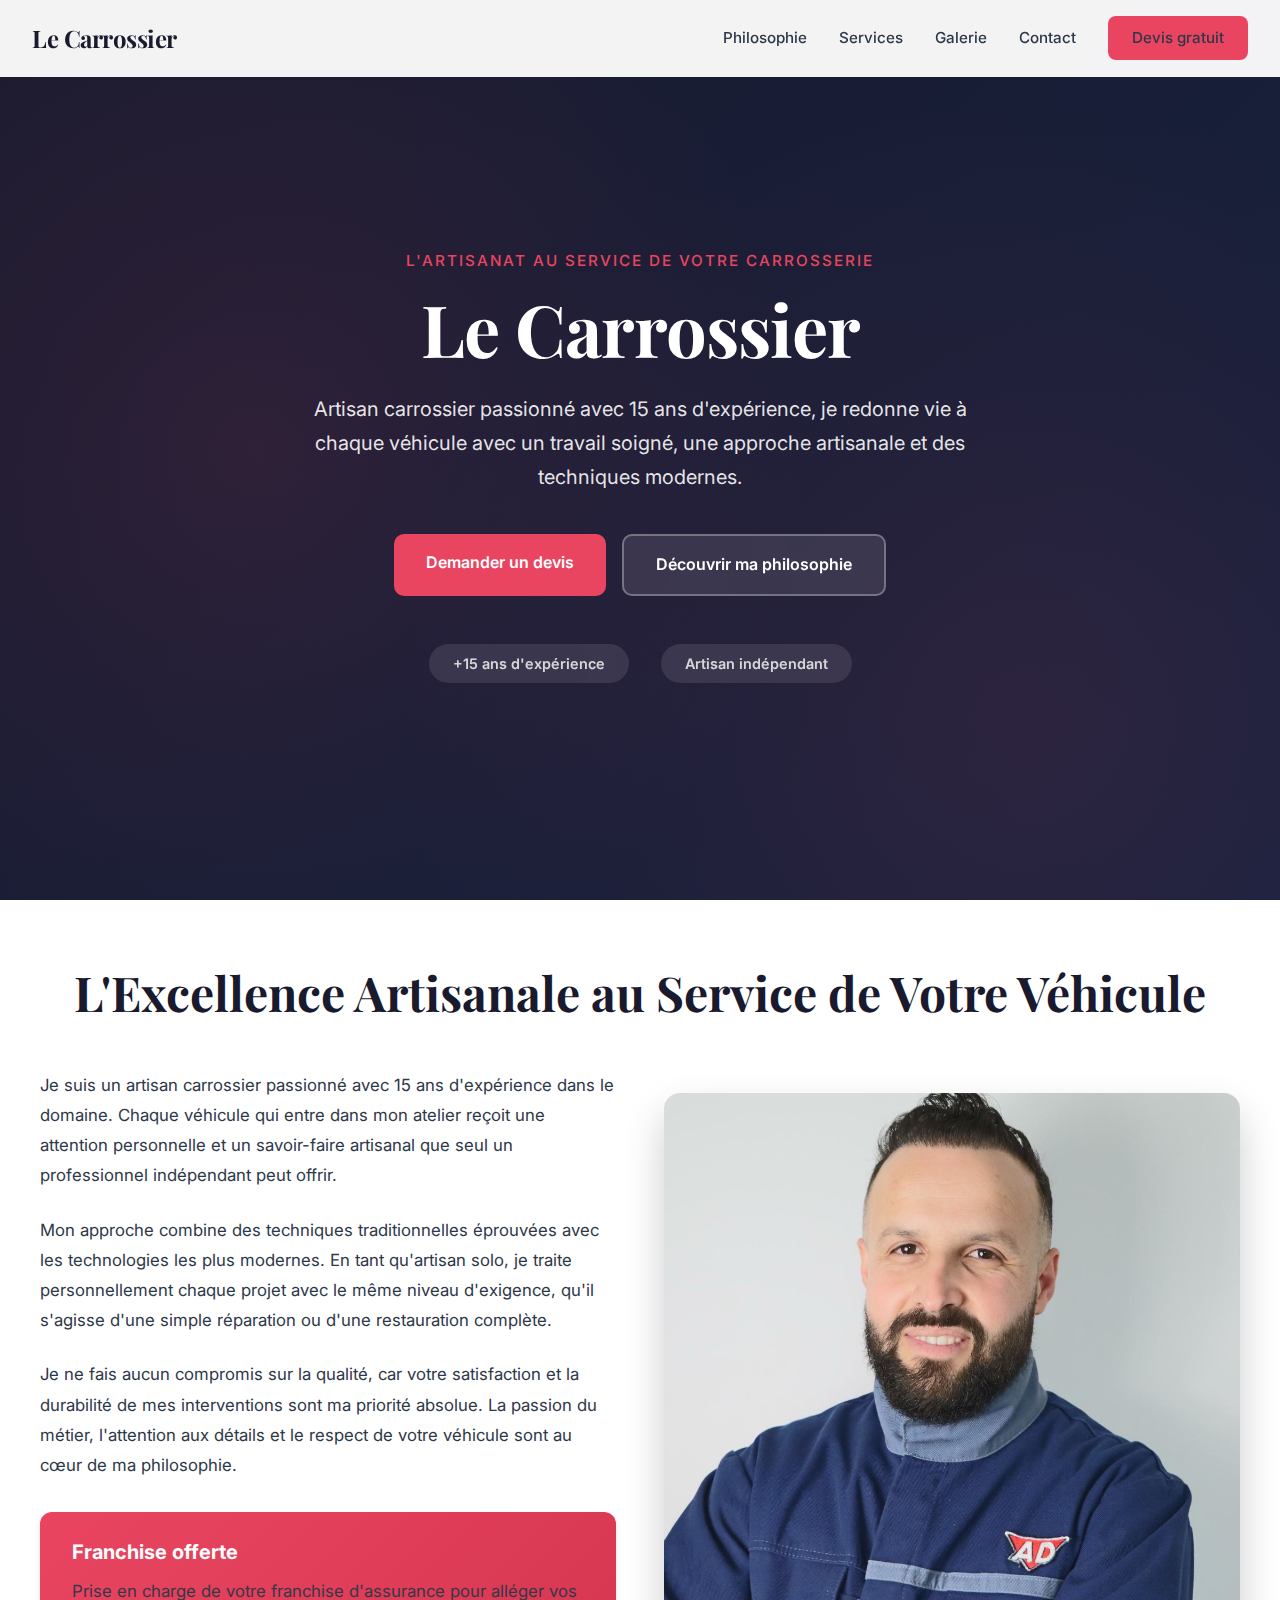
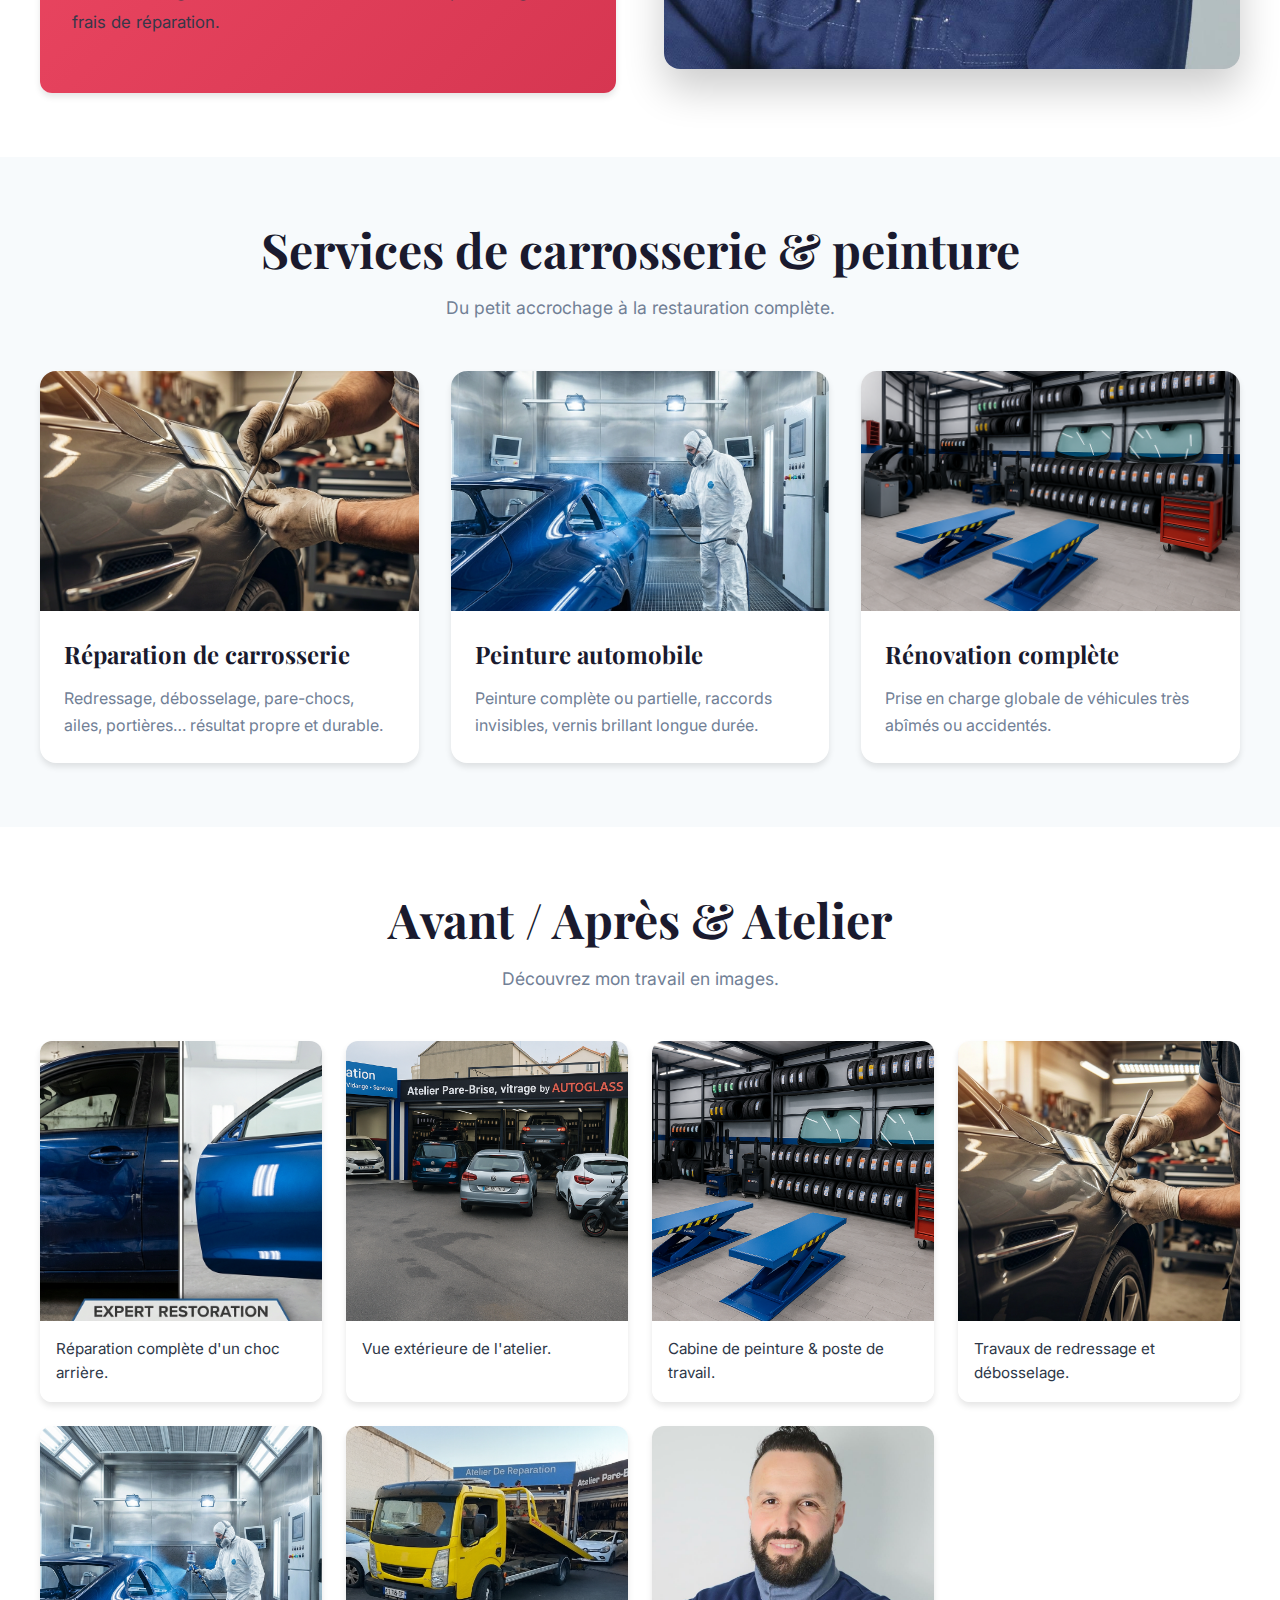
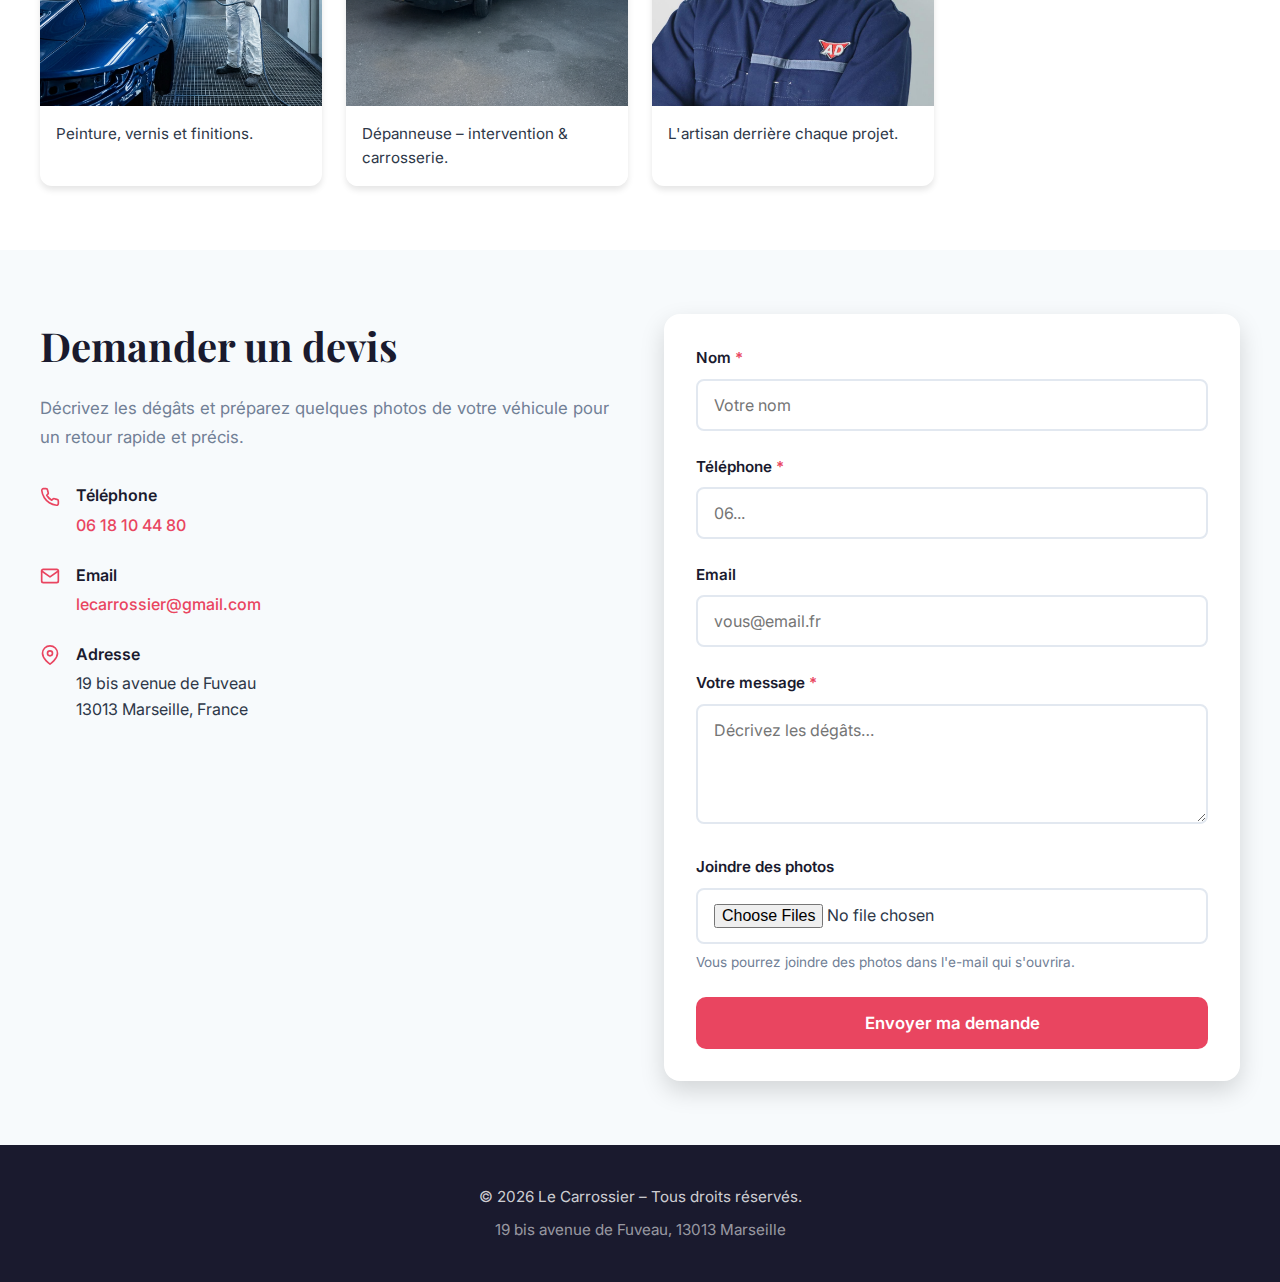
<file: index.html>
<!DOCTYPE html>
<html lang="fr">
<head>
  <meta charset="UTF-8" />
  <meta name="viewport" content="width=device-width, initial-scale=1.0" />
  <meta name="description" content="Artisan carrossier avec 15 ans d'expérience à Marseille. Réparation, peinture et rénovation de carrosserie. Devis gratuit." />
  <title>Le Carrossier – L'Artisanat au Service de Votre Carrosserie</title>
  <link rel="stylesheet" href="style.css" />
  <link rel="preconnect" href="https://fonts.googleapis.com">
  <link rel="preconnect" href="https://fonts.gstatic.com" crossorigin>
  <link href="https://fonts.googleapis.com/css2?family=Inter:wght@300;400;500;600;700&family=Playfair+Display:wght@600;700&display=swap" rel="stylesheet">
</head>

<body>

  <!-- TOPBAR -->
  <header class="topbar" id="topbar">
    <div class="topbar-inner">
      <div class="logo">Le Carrossier</div>

      <button class="mobile-menu-toggle" id="mobile-menu-toggle" aria-label="Menu">
        <span></span>
        <span></span>
        <span></span>
      </button>

      <nav class="nav" id="nav">
        <a href="#about">Philosophie</a>
        <a href="#services">Services</a>
        <a href="#gallery">Galerie</a>
        <a href="#contact">Contact</a>
        <a href="#contact" class="nav-btn">Devis gratuit</a>
      </nav>
    </div>
  </header>

  <!-- HERO -->
  <section class="hero">
    <div class="hero-bg"></div>
    <div class="hero-overlay"></div>

    <div class="hero-content">
      <p class="hero-kicker">L'Artisanat au Service de Votre Carrosserie</p>
      <h1>Le Carrossier</h1>

      <p class="hero-text">
        Artisan carrossier passionné avec 15 ans d'expérience, je redonne vie à chaque véhicule
        avec un travail soigné, une approche artisanale et des techniques modernes.
      </p>

      <div class="hero-actions">
        <a href="#contact" class="btn-primary">Demander un devis</a>
        <a href="#about" class="btn-ghost">Découvrir ma philosophie</a>
      </div>

      <div class="hero-badge">
        <span>+15 ans d'expérience</span>
        <span>Artisan indépendant</span>
      </div>
    </div>
  </section>

  <main>

    <!-- PHILOSOPHIE + PORTRAIT -->
    <section class="section" id="about">
      <div class="container">
        <div class="section-header">
          <h2>L'Excellence Artisanale au Service de Votre Véhicule</h2>
        </div>

        <div class="about-grid">
          <div class="about-text">
            <p>
              Je suis un artisan carrossier passionné avec 15 ans d'expérience dans le domaine.
              Chaque véhicule qui entre dans mon atelier reçoit une attention personnelle et un
              savoir-faire artisanal que seul un professionnel indépendant peut offrir.
            </p>

            <p>
              Mon approche combine des techniques traditionnelles éprouvées avec les technologies
              les plus modernes. En tant qu'artisan solo, je traite personnellement chaque projet
              avec le même niveau d'exigence, qu'il s'agisse d'une simple réparation ou d'une
              restauration complète.
            </p>

            <p>
              Je ne fais aucun compromis sur la qualité, car votre satisfaction et la durabilité
              de mes interventions sont ma priorité absolue. La passion du métier, l'attention aux
              détails et le respect de votre véhicule sont au cœur de ma philosophie.
            </p>

            <div class="highlight-banner">
              <div>
                <span class="highlight-title">Franchise offerte</span>
                <p class="highlight-text">
                  Prise en charge de votre franchise d'assurance pour alléger vos frais de réparation.
                </p>
              </div>
            </div>
          </div>

          <!-- PHOTO PORTRAIT -->
          <div class="about-photo">
            <img src="photo-portrait.jpg" alt="Artisan carrossier au travail" loading="lazy" />
          </div>
        </div>
      </div>
    </section>

    <!-- SERVICES AVEC IMAGES -->
    <section class="section section-grey" id="services">
      <div class="container">
        <div class="section-header">
          <h2>Services de carrosserie & peinture</h2>
          <p>Du petit accrochage à la restauration complète.</p>
        </div>

        <div class="grid-3">
          <div class="card service-card">
            <div class="service-img-wrapper">
              <img src="services-repair.jpg" class="service-img" alt="Réparation carrosserie" loading="lazy" />
            </div>
            <div class="service-content">
              <h3>Réparation de carrosserie</h3>
              <p>
                Redressage, débosselage, pare-chocs, ailes, portières… résultat propre et durable.
              </p>
            </div>
          </div>

          <div class="card service-card">
            <div class="service-img-wrapper">
              <img src="services-painting.jpg" class="service-img" alt="Peinture automobile" loading="lazy" />
            </div>
            <div class="service-content">
              <h3>Peinture automobile</h3>
              <p>
                Peinture complète ou partielle, raccords invisibles, vernis brillant longue durée.
              </p>
            </div>
          </div>

          <div class="card service-card">
            <div class="service-img-wrapper">
              <img src="photo-atelier-interieur.jpg" class="service-img" alt="Atelier carrosserie" loading="lazy" />
            </div>
            <div class="service-content">
              <h3>Rénovation complète</h3>
              <p>
                Prise en charge globale de véhicules très abîmés ou accidentés.
              </p>
            </div>
          </div>
        </div>
      </div>
    </section>

    <!-- GALERIE -->
    <section class="section" id="gallery">
      <div class="container">
        <div class="section-header">
          <h2>Avant / Après & Atelier</h2>
          <p>Découvrez mon travail en images.</p>
        </div>

        <div class="gallery-grid">

          <figure class="gallery-card">
            <img src="gallery-before-after.jpg" alt="Avant / après réparation carrosserie" loading="lazy" />
            <figcaption>Réparation complète d'un choc arrière.</figcaption>
          </figure>

          <figure class="gallery-card">
            <img src="photo-atelier-exterieur.jpg" alt="Atelier carrosserie extérieur" loading="lazy" />
            <figcaption>Vue extérieure de l'atelier.</figcaption>
          </figure>

          <figure class="gallery-card">
            <img src="photo-atelier-interieur.jpg" alt="Atelier carrosserie intérieur" loading="lazy" />
            <figcaption>Cabine de peinture & poste de travail.</figcaption>
          </figure>

          <figure class="gallery-card">
            <img src="services-repair.jpg" alt="Travaux de carrosserie" loading="lazy" />
            <figcaption>Travaux de redressage et débosselage.</figcaption>
          </figure>

          <figure class="gallery-card">
            <img src="services-painting.jpg" alt="Travaux de peinture automobile" loading="lazy" />
            <figcaption>Peinture, vernis et finitions.</figcaption>
          </figure>

          <figure class="gallery-card">
            <img src="photo-depanneuse.jpg" alt="Dépanneuse carrosserie" loading="lazy" />
            <figcaption>Dépanneuse – intervention & carrosserie.</figcaption>
          </figure>

          <figure class="gallery-card">
            <img src="photo-portrait.jpg" alt="Portrait artisan carrossier" loading="lazy" />
            <figcaption>L'artisan derrière chaque projet.</figcaption>
          </figure>

        </div>
      </div>
    </section>

    <!-- CONTACT -->
    <section class="section section-grey" id="contact">
      <div class="container">
        <div class="contact-grid">

          <div class="contact-info">
            <h2>Demander un devis</h2>
            <p>
              Décrivez les dégâts et préparez quelques photos de votre véhicule pour un retour rapide et précis.
            </p>

            <ul class="contact-list">
              <li>
                <svg class="icon" xmlns="http://www.w3.org/2000/svg" width="20" height="20" viewBox="0 0 24 24" fill="none" stroke="currentColor" stroke-width="2" stroke-linecap="round" stroke-linejoin="round"><path d="M22 16.92v3a2 2 0 0 1-2.18 2 19.79 19.79 0 0 1-8.63-3.07 19.5 19.5 0 0 1-6-6 19.79 19.79 0 0 1-3.07-8.67A2 2 0 0 1 4.11 2h3a2 2 0 0 1 2 1.72 12.84 12.84 0 0 0 .7 2.81 2 2 0 0 1-.45 2.11L8.09 9.91a16 16 0 0 0 6 6l1.27-1.27a2 2 0 0 1 2.11-.45 12.84 12.84 0 0 0 2.81.7A2 2 0 0 1 22 16.92z"></path></svg>
                <div>
                  <strong>Téléphone</strong>
                  <a href="tel:0618104480">06 18 10 44 80</a>
                </div>
              </li>
              <li>
                <svg class="icon" xmlns="http://www.w3.org/2000/svg" width="20" height="20" viewBox="0 0 24 24" fill="none" stroke="currentColor" stroke-width="2" stroke-linecap="round" stroke-linejoin="round"><path d="M4 4h16c1.1 0 2 .9 2 2v12c0 1.1-.9 2-2 2H4c-1.1 0-2-.9-2-2V6c0-1.1.9-2 2-2z"></path><polyline points="22,6 12,13 2,6"></polyline></svg>
                <div>
                  <strong>Email</strong>
                  <a href="mailto:lecarrossier@gmail.com">lecarrossier@gmail.com</a>
                </div>
              </li>
              <li>
                <svg class="icon" xmlns="http://www.w3.org/2000/svg" width="20" height="20" viewBox="0 0 24 24" fill="none" stroke="currentColor" stroke-width="2" stroke-linecap="round" stroke-linejoin="round"><path d="M21 10c0 7-9 13-9 13s-9-6-9-13a9 9 0 0 1 18 0z"></path><circle cx="12" cy="10" r="3"></circle></svg>
                <div>
                  <strong>Adresse</strong>
                  <span>19 bis avenue de Fuveau<br>13013 Marseille, France</span>
                </div>
              </li>
            </ul>
          </div>

          <form class="contact-form" id="contact-form">
            <div class="form-group">
              <label for="name">Nom <span class="required">*</span></label>
              <input type="text" id="name" name="name" placeholder="Votre nom" required />
            </div>

            <div class="form-group">
              <label for="phone">Téléphone <span class="required">*</span></label>
              <input type="tel" id="phone" name="phone" placeholder="06..." required />
            </div>

            <div class="form-group">
              <label for="email">Email</label>
              <input type="email" id="email" name="email" placeholder="vous@email.fr" />
            </div>

            <div class="form-group">
              <label for="message">Votre message <span class="required">*</span></label>
              <textarea id="message" name="message" rows="4" placeholder="Décrivez les dégâts…" required></textarea>
            </div>

            <div class="form-group">
              <label for="photos">Joindre des photos</label>
              <input type="file" id="photos" name="photos" accept="image/*" multiple />
              <p class="form-help">Vous pourrez joindre des photos dans l'e-mail qui s'ouvrira.</p>
            </div>

            <button type="submit" class="btn-primary btn-full">Envoyer ma demande</button>
          </form>

        </div>
      </div>
    </section>

  </main>

  <footer class="footer">
    <div class="container">
      <p>&copy; <span id="year"></span> Le Carrossier – Tous droits réservés.</p>
      <p class="footer-address">19 bis avenue de Fuveau, 13013 Marseille</p>
    </div>
  </footer>

  <!-- SCRIPT -->
  <script>
    // Année dynamique
    document.getElementById("year").textContent = new Date().getFullYear();

    // Menu mobile
    const mobileMenuToggle = document.getElementById("mobile-menu-toggle");
    const nav = document.getElementById("nav");
    const topbar = document.getElementById("topbar");

    mobileMenuToggle.addEventListener("click", function () {
      nav.classList.toggle("active");
      mobileMenuToggle.classList.toggle("active");
    });

    // Fermer le menu mobile lors du clic sur un lien
    const navLinks = nav.querySelectorAll("a");
    navLinks.forEach(link => {
      link.addEventListener("click", function () {
        nav.classList.remove("active");
        mobileMenuToggle.classList.remove("active");
      });
    });

    // Topbar fixe au scroll
    let lastScroll = 0;
    window.addEventListener("scroll", function () {
      const currentScroll = window.pageYOffset;
      
      if (currentScroll > 100) {
        topbar.classList.add("scrolled");
      } else {
        topbar.classList.remove("scrolled");
      }
      
      lastScroll = currentScroll;
    });

    // Formulaire de contact
    const form = document.getElementById("contact-form");
    form.addEventListener("submit", function (e) {
      e.preventDefault();
      const data = new FormData(form);

      const subject = encodeURIComponent("Demande de devis – Le Carrossier");
      const body = encodeURIComponent(
        "Nom : " + data.get("name") +
        "\nTéléphone : " + data.get("phone") +
        "\nEmail : " + (data.get("email") || "Non renseigné") +
        "\n\nMessage :\n" + data.get("message") +
        "\n\n(Merci de joindre vos photos à cet e-mail)"
      );

      window.location.href =
        "mailto:lecarrossier@gmail.com?subject=" + subject + "&body=" + body;
    });

    // Smooth scroll pour les ancres
    document.querySelectorAll('a[href^="#"]').forEach(anchor => {
      anchor.addEventListener('click', function (e) {
        e.preventDefault();
        const target = document.querySelector(this.getAttribute('href'));
        if (target) {
          const offsetTop = target.offsetTop - 80;
          window.scrollTo({
            top: offsetTop,
            behavior: 'smooth'
          });
        }
      });
    });
  </script>

</body>
</html>
</file>
<file: style.css>
/* ========================================
   VARIABLES & RESET
   ======================================== */

:root {
  /* Couleurs principales */
  --color-primary: #1a1a2e;
  --color-secondary: #16213e;
  --color-accent: #e94560;
  --color-accent-hover: #d63651;
  
  /* Couleurs de texte */
  --color-text: #2d3748;
  --color-text-light: #718096;
  --color-text-white: #ffffff;
  
  /* Couleurs de fond */
  --color-bg: #ffffff;
  --color-bg-grey: #f7fafc;
  --color-bg-dark: #1a1a2e;
  
  /* Bordures */
  --color-border: #e2e8f0;
  
  /* Ombres */
  --shadow-sm: 0 1px 3px rgba(0, 0, 0, 0.1);
  --shadow-md: 0 4px 6px rgba(0, 0, 0, 0.1);
  --shadow-lg: 0 10px 25px rgba(0, 0, 0, 0.15);
  --shadow-xl: 0 20px 40px rgba(0, 0, 0, 0.2);
  
  /* Espacements */
  --spacing-xs: 0.5rem;
  --spacing-sm: 1rem;
  --spacing-md: 1.5rem;
  --spacing-lg: 2rem;
  --spacing-xl: 3rem;
  --spacing-2xl: 4rem;
  
  /* Typographie */
  --font-primary: 'Inter', -apple-system, BlinkMacSystemFont, 'Segoe UI', sans-serif;
  --font-heading: 'Playfair Display', Georgia, serif;
  
  /* Transitions */
  --transition: all 0.3s ease;
}

* {
  margin: 0;
  padding: 0;
  box-sizing: border-box;
}

html {
  scroll-behavior: smooth;
}

body {
  font-family: var(--font-primary);
  font-size: 16px;
  line-height: 1.6;
  color: var(--color-text);
  background-color: var(--color-bg);
  -webkit-font-smoothing: antialiased;
  -moz-osx-font-smoothing: grayscale;
}

img {
  max-width: 100%;
  height: auto;
  display: block;
}

a {
  text-decoration: none;
  color: inherit;
  transition: var(--transition);
}

button {
  font-family: inherit;
  cursor: pointer;
  border: none;
  background: none;
}

/* ========================================
   TOPBAR / NAVIGATION
   ======================================== */

.topbar {
  position: fixed;
  top: 0;
  left: 0;
  right: 0;
  z-index: 1000;
  background: rgba(255, 255, 255, 0.95);
  backdrop-filter: blur(10px);
  border-bottom: 1px solid transparent;
  transition: var(--transition);
}

.topbar.scrolled {
  background: rgba(255, 255, 255, 0.98);
  border-bottom-color: var(--color-border);
  box-shadow: var(--shadow-sm);
}

.topbar-inner {
  max-width: 1400px;
  margin: 0 auto;
  padding: 1rem 2rem;
  display: flex;
  align-items: center;
  justify-content: space-between;
}

.logo {
  font-family: var(--font-heading);
  font-size: 1.5rem;
  font-weight: 700;
  color: var(--color-primary);
  letter-spacing: -0.5px;
}

.nav {
  display: flex;
  align-items: center;
  gap: 2rem;
}

.nav a {
  font-size: 0.95rem;
  font-weight: 500;
  color: var(--color-text);
  position: relative;
}

.nav a:not(.nav-btn):hover {
  color: var(--color-accent);
}

.nav a:not(.nav-btn)::after {
  content: '';
  position: absolute;
  bottom: -5px;
  left: 0;
  width: 0;
  height: 2px;
  background: var(--color-accent);
  transition: width 0.3s ease;
}

.nav a:not(.nav-btn):hover::after {
  width: 100%;
}

.nav-btn {
  padding: 0.6rem 1.5rem;
  background: var(--color-accent);
  color: var(--color-text-white);
  border-radius: 8px;
  font-weight: 600;
  transition: var(--transition);
}

.nav-btn:hover {
  background: var(--color-accent-hover);
  transform: translateY(-2px);
  box-shadow: var(--shadow-md);
}

/* Menu mobile */
.mobile-menu-toggle {
  display: none;
  flex-direction: column;
  gap: 5px;
  padding: 0.5rem;
  z-index: 1001;
}

.mobile-menu-toggle span {
  display: block;
  width: 25px;
  height: 3px;
  background: var(--color-primary);
  border-radius: 3px;
  transition: var(--transition);
}

.mobile-menu-toggle.active span:nth-child(1) {
  transform: rotate(45deg) translate(8px, 8px);
}

.mobile-menu-toggle.active span:nth-child(2) {
  opacity: 0;
}

.mobile-menu-toggle.active span:nth-child(3) {
  transform: rotate(-45deg) translate(7px, -7px);
}

/* ========================================
   HERO SECTION
   ======================================== */

.hero {
  position: relative;
  min-height: 100vh;
  display: flex;
  align-items: center;
  justify-content: center;
  text-align: center;
  padding: 6rem 2rem 4rem;
  overflow: hidden;
}

.hero-bg {
  position: absolute;
  top: 0;
  left: 0;
  right: 0;
  bottom: 0;
  background: linear-gradient(135deg, var(--color-primary) 0%, var(--color-secondary) 100%);
  z-index: -2;
}

.hero-overlay {
  position: absolute;
  top: 0;
  left: 0;
  right: 0;
  bottom: 0;
  background: 
    radial-gradient(circle at 20% 50%, rgba(233, 69, 96, 0.1) 0%, transparent 50%),
    radial-gradient(circle at 80% 80%, rgba(233, 69, 96, 0.1) 0%, transparent 50%);
  z-index: -1;
}

.hero-content {
  max-width: 900px;
  margin: 0 auto;
  animation: fadeInUp 1s ease-out;
}

@keyframes fadeInUp {
  from {
    opacity: 0;
    transform: translateY(30px);
  }
  to {
    opacity: 1;
    transform: translateY(0);
  }
}

.hero-kicker {
  font-size: 0.95rem;
  font-weight: 500;
  color: var(--color-accent);
  text-transform: uppercase;
  letter-spacing: 2px;
  margin-bottom: 1rem;
}

.hero h1 {
  font-family: var(--font-heading);
  font-size: clamp(2.5rem, 6vw, 4.5rem);
  font-weight: 700;
  color: var(--color-text-white);
  margin-bottom: 1.5rem;
  line-height: 1.1;
  letter-spacing: -1px;
}

.hero-text {
  font-size: clamp(1rem, 2vw, 1.25rem);
  color: rgba(255, 255, 255, 0.9);
  margin-bottom: 2.5rem;
  line-height: 1.7;
  max-width: 700px;
  margin-left: auto;
  margin-right: auto;
}

.hero-actions {
  display: flex;
  gap: 1rem;
  justify-content: center;
  flex-wrap: wrap;
  margin-bottom: 3rem;
}

.btn-primary {
  padding: 1rem 2rem;
  background: var(--color-accent);
  color: var(--color-text-white);
  border-radius: 10px;
  font-weight: 600;
  font-size: 1rem;
  transition: var(--transition);
  display: inline-block;
}

.btn-primary:hover {
  background: var(--color-accent-hover);
  transform: translateY(-3px);
  box-shadow: var(--shadow-lg);
}

.btn-ghost {
  padding: 1rem 2rem;
  background: rgba(255, 255, 255, 0.1);
  color: var(--color-text-white);
  border: 2px solid rgba(255, 255, 255, 0.3);
  border-radius: 10px;
  font-weight: 600;
  font-size: 1rem;
  transition: var(--transition);
  display: inline-block;
  backdrop-filter: blur(10px);
}

.btn-ghost:hover {
  background: rgba(255, 255, 255, 0.2);
  border-color: rgba(255, 255, 255, 0.5);
  transform: translateY(-3px);
}

.hero-badge {
  display: flex;
  gap: 2rem;
  justify-content: center;
  flex-wrap: wrap;
}

.hero-badge span {
  font-size: 0.9rem;
  font-weight: 600;
  color: rgba(255, 255, 255, 0.8);
  padding: 0.5rem 1.5rem;
  background: rgba(255, 255, 255, 0.1);
  border-radius: 50px;
  backdrop-filter: blur(10px);
}

/* ========================================
   SECTIONS
   ======================================== */

.section {
  padding: var(--spacing-2xl) 2rem;
}

.section-grey {
  background: var(--color-bg-grey);
}

.container {
  max-width: 1200px;
  margin: 0 auto;
}

.section-header {
  text-align: center;
  margin-bottom: var(--spacing-xl);
}

.section-header h2 {
  font-family: var(--font-heading);
  font-size: clamp(2rem, 4vw, 3rem);
  font-weight: 700;
  color: var(--color-primary);
  margin-bottom: 1rem;
  line-height: 1.2;
}

.section-header p {
  font-size: 1.1rem;
  color: var(--color-text-light);
  max-width: 600px;
  margin: 0 auto;
}

/* ========================================
   ABOUT SECTION
   ======================================== */

.about-grid {
  display: grid;
  grid-template-columns: 1fr 1fr;
  gap: var(--spacing-xl);
  align-items: center;
}

.about-text p {
  margin-bottom: 1.5rem;
  font-size: 1.05rem;
  line-height: 1.8;
  color: var(--color-text);
}

.about-text p:last-of-type {
  margin-bottom: 2rem;
}

.highlight-banner {
  background: linear-gradient(135deg, var(--color-accent) 0%, var(--color-accent-hover) 100%);
  padding: 1.5rem 2rem;
  border-radius: 12px;
  color: var(--color-text-white);
  box-shadow: var(--shadow-md);
}

.highlight-title {
  font-size: 1.25rem;
  font-weight: 700;
  display: block;
  margin-bottom: 0.5rem;
}

.highlight-text {
  font-size: 1rem;
  line-height: 1.6;
  opacity: 0.95;
  margin: 0;
}

.about-photo {
  position: relative;
  border-radius: 16px;
  overflow: hidden;
  box-shadow: var(--shadow-xl);
}

.about-photo img {
  width: 100%;
  height: 100%;
  object-fit: cover;
  transition: transform 0.5s ease;
}

.about-photo:hover img {
  transform: scale(1.05);
}

/* ========================================
   SERVICES SECTION
   ======================================== */

.grid-3 {
  display: grid;
  grid-template-columns: repeat(auto-fit, minmax(300px, 1fr));
  gap: 2rem;
}

.card {
  background: var(--color-bg);
  border-radius: 16px;
  overflow: hidden;
  box-shadow: var(--shadow-md);
  transition: var(--transition);
}

.card:hover {
  transform: translateY(-8px);
  box-shadow: var(--shadow-xl);
}

.service-card {
  display: flex;
  flex-direction: column;
}

.service-img-wrapper {
  width: 100%;
  height: 240px;
  overflow: hidden;
}

.service-img {
  width: 100%;
  height: 100%;
  object-fit: cover;
  transition: transform 0.5s ease;
}

.service-card:hover .service-img {
  transform: scale(1.1);
}

.service-content {
  padding: 1.5rem;
}

.service-content h3 {
  font-family: var(--font-heading);
  font-size: 1.5rem;
  font-weight: 700;
  color: var(--color-primary);
  margin-bottom: 0.75rem;
}

.service-content p {
  font-size: 1rem;
  line-height: 1.7;
  color: var(--color-text-light);
}

/* ========================================
   GALLERY SECTION
   ======================================== */

.gallery-grid {
  display: grid;
  grid-template-columns: repeat(auto-fit, minmax(280px, 1fr));
  gap: 1.5rem;
}

.gallery-card {
  position: relative;
  border-radius: 12px;
  overflow: hidden;
  box-shadow: var(--shadow-md);
  transition: var(--transition);
  background: var(--color-bg);
}

.gallery-card:hover {
  transform: translateY(-5px);
  box-shadow: var(--shadow-lg);
}

.gallery-card img {
  width: 100%;
  height: 280px;
  object-fit: cover;
  transition: transform 0.5s ease;
}

.gallery-card:hover img {
  transform: scale(1.08);
}

.gallery-card figcaption {
  padding: 1rem;
  font-size: 0.95rem;
  color: var(--color-text);
  background: var(--color-bg);
}

/* ========================================
   CONTACT SECTION
   ======================================== */

.contact-grid {
  display: grid;
  grid-template-columns: 1fr 1fr;
  gap: var(--spacing-xl);
  align-items: start;
}

.contact-info h2 {
  font-family: var(--font-heading);
  font-size: 2.5rem;
  font-weight: 700;
  color: var(--color-primary);
  margin-bottom: 1rem;
}

.contact-info p {
  font-size: 1.05rem;
  color: var(--color-text-light);
  margin-bottom: 2rem;
  line-height: 1.7;
}

.contact-list {
  list-style: none;
  display: flex;
  flex-direction: column;
  gap: 1.5rem;
}

.contact-list li {
  display: flex;
  align-items: flex-start;
  gap: 1rem;
}

.contact-list .icon {
  flex-shrink: 0;
  color: var(--color-accent);
  margin-top: 0.2rem;
}

.contact-list strong {
  display: block;
  font-weight: 600;
  color: var(--color-primary);
  margin-bottom: 0.25rem;
}

.contact-list a {
  color: var(--color-accent);
  font-weight: 500;
}

.contact-list a:hover {
  text-decoration: underline;
}

/* Formulaire */
.contact-form {
  background: var(--color-bg);
  padding: 2rem;
  border-radius: 16px;
  box-shadow: var(--shadow-lg);
}

.form-group {
  margin-bottom: 1.5rem;
}

.form-group label {
  display: block;
  font-weight: 600;
  color: var(--color-primary);
  margin-bottom: 0.5rem;
  font-size: 0.95rem;
}

.required {
  color: var(--color-accent);
}

.form-group input,
.form-group textarea {
  width: 100%;
  padding: 0.875rem 1rem;
  border: 2px solid var(--color-border);
  border-radius: 8px;
  font-family: inherit;
  font-size: 1rem;
  color: var(--color-text);
  transition: var(--transition);
  background: var(--color-bg);
}

.form-group input:focus,
.form-group textarea:focus {
  outline: none;
  border-color: var(--color-accent);
  box-shadow: 0 0 0 3px rgba(233, 69, 96, 0.1);
}

.form-group textarea {
  resize: vertical;
  min-height: 120px;
}

.form-help {
  font-size: 0.85rem;
  color: var(--color-text-light);
  margin-top: 0.5rem;
}

.btn-full {
  width: 100%;
  padding: 1rem;
  font-size: 1.05rem;
}

/* ========================================
   FOOTER
   ======================================== */

.footer {
  background: var(--color-bg-dark);
  color: rgba(255, 255, 255, 0.8);
  padding: 2rem;
  text-align: center;
}

.footer p {
  margin: 0.5rem 0;
  font-size: 0.95rem;
}

.footer-name {
  font-family: var(--font-heading);
  font-size: 1.5rem;
  font-weight: 700;
  color: var(--color-text-white);
  margin-bottom: 1rem !important;
  letter-spacing: 0.5px;
}

.footer-address {
  font-size: 0.9rem;
  opacity: 0.7;
}

/* ========================================
   RESPONSIVE - TABLETTES
   ======================================== */

@media (max-width: 1024px) {
  .topbar-inner {
    padding: 1rem 1.5rem;
  }
  
  .about-grid,
  .contact-grid {
    grid-template-columns: 1fr;
    gap: var(--spacing-lg);
  }
  
  .about-photo {
    max-height: 400px;
  }
}

/* ========================================
   RESPONSIVE - MOBILE
   ======================================== */

@media (max-width: 768px) {
  .mobile-menu-toggle {
    display: flex;
  }
  
  .nav {
    position: fixed;
    top: 0;
    right: -100%;
    width: 280px;
    height: 100vh;
    background: rgba(255, 255, 255, 0.98);
    backdrop-filter: blur(20px);
    flex-direction: column;
    align-items: flex-start;
    padding: 6rem 2rem 2rem;
    gap: 1.5rem;
    box-shadow: var(--shadow-xl);
    transition: right 0.4s ease;
    z-index: 999;
  }
  
  .nav.active {
    right: 0;
  }
  
  .nav a {
    font-size: 1.1rem;
    width: 100%;
  }
  
  .nav-btn {
    width: 100%;
    text-align: center;
  }
  
  .hero {
    min-height: 90vh;
    padding: 5rem 1.5rem 3rem;
  }
  
  .hero-actions {
    flex-direction: column;
    align-items: stretch;
  }
  
  .btn-primary,
  .btn-ghost {
    width: 100%;
    text-align: center;
  }
  
  .hero-badge {
    flex-direction: column;
    gap: 1rem;
  }
  
  .section {
    padding: var(--spacing-xl) 1.5rem;
  }
  
  .grid-3 {
    grid-template-columns: 1fr;
  }
  
  .gallery-grid {
    grid-template-columns: 1fr;
  }
  
  .contact-form {
    padding: 1.5rem;
  }
  
  .contact-list li {
    flex-direction: column;
    gap: 0.5rem;
  }
}

@media (max-width: 480px) {
  .topbar-inner {
    padding: 0.875rem 1rem;
  }
  
  .logo {
    font-size: 1.25rem;
  }
  
  .section-header h2 {
    font-size: 1.75rem;
  }
  
  .contact-info h2 {
    font-size: 2rem;
  }
  
  .service-img-wrapper {
    height: 200px;
  }
  
  .gallery-card img {
    height: 220px;
  }
}
</file>
